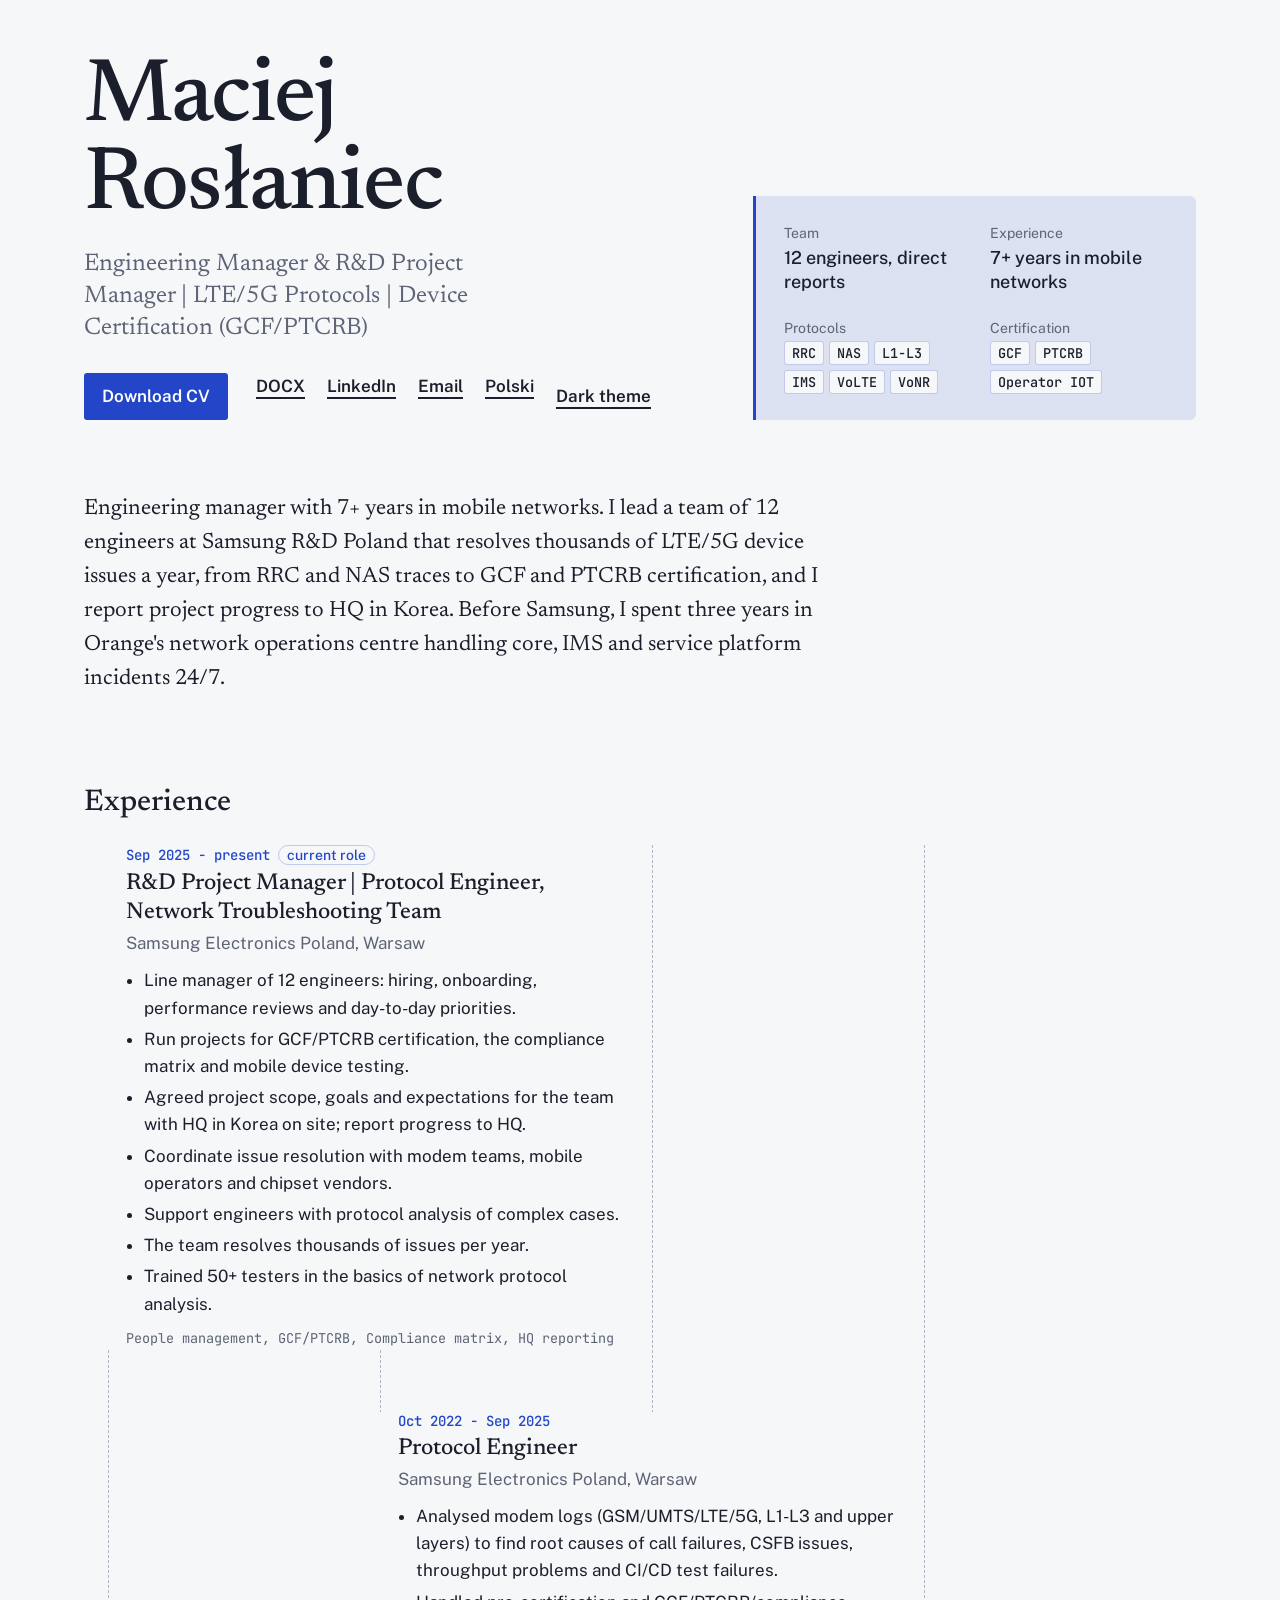
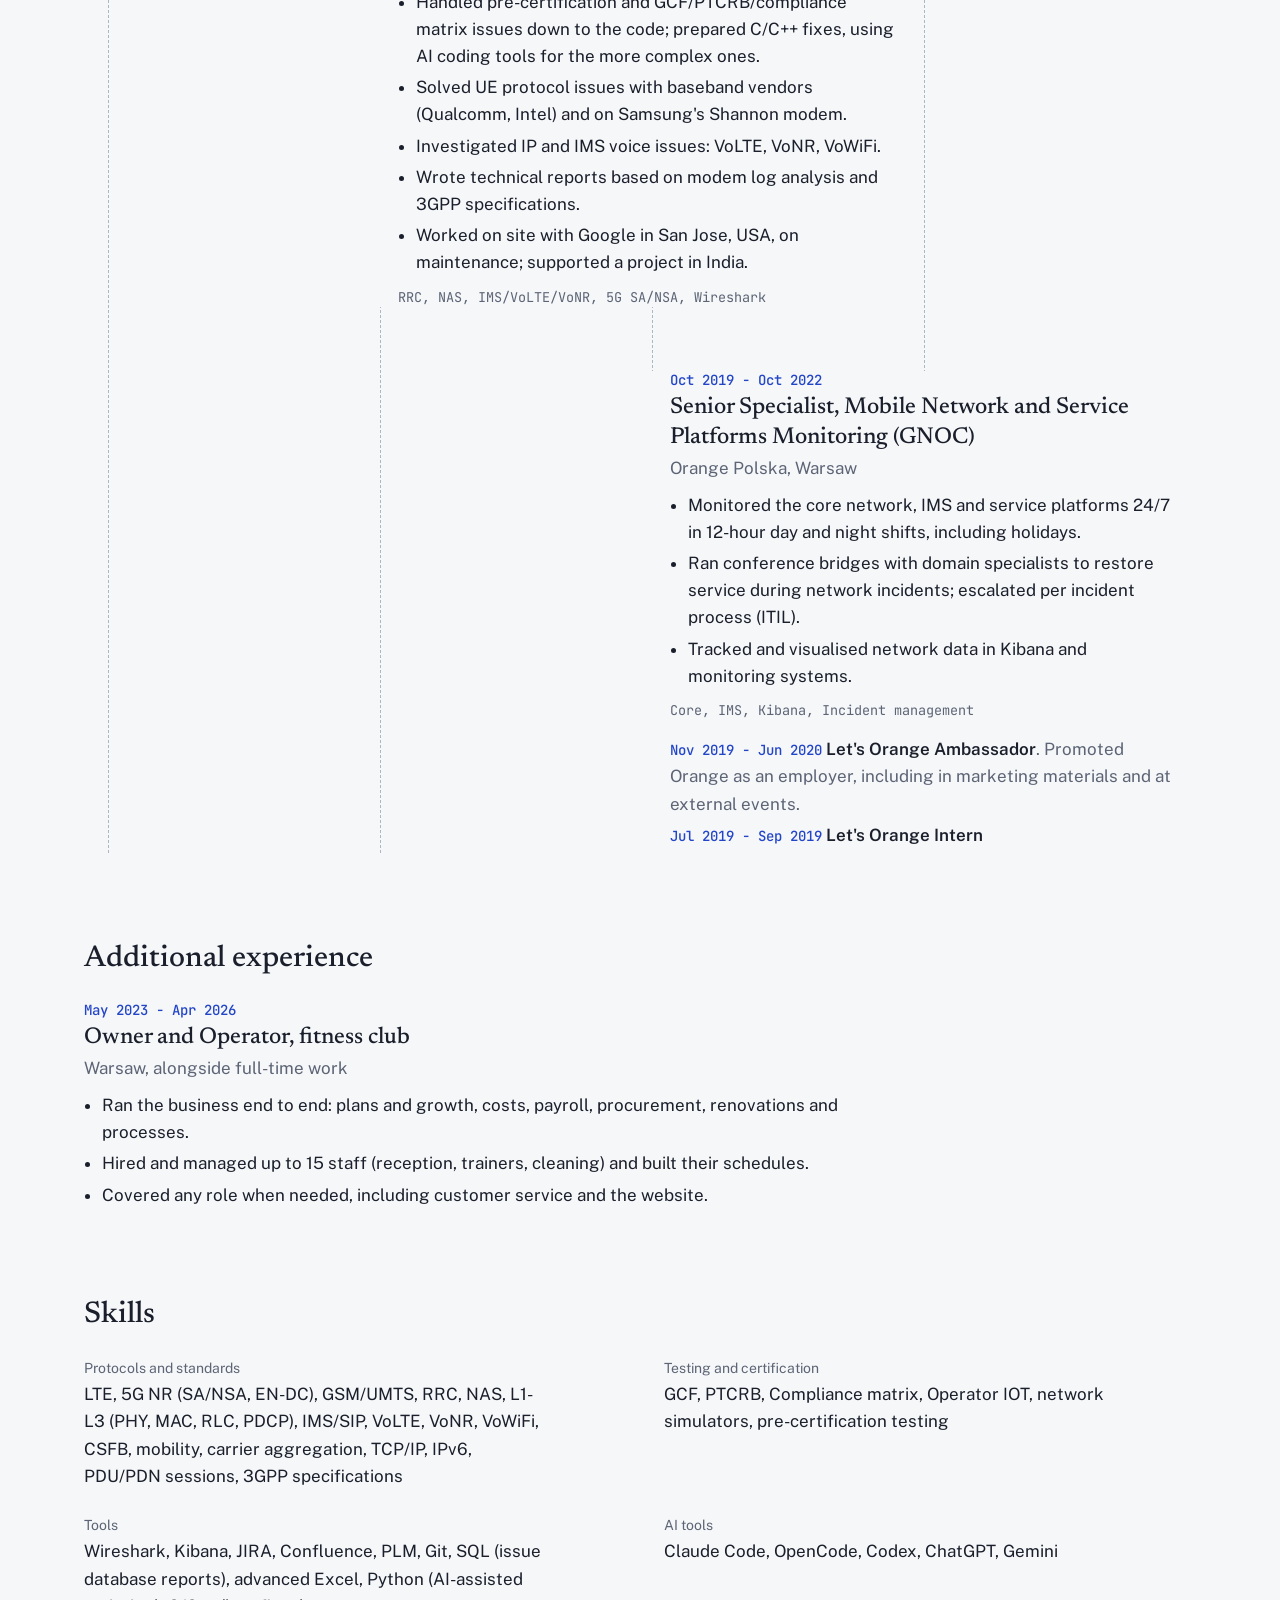
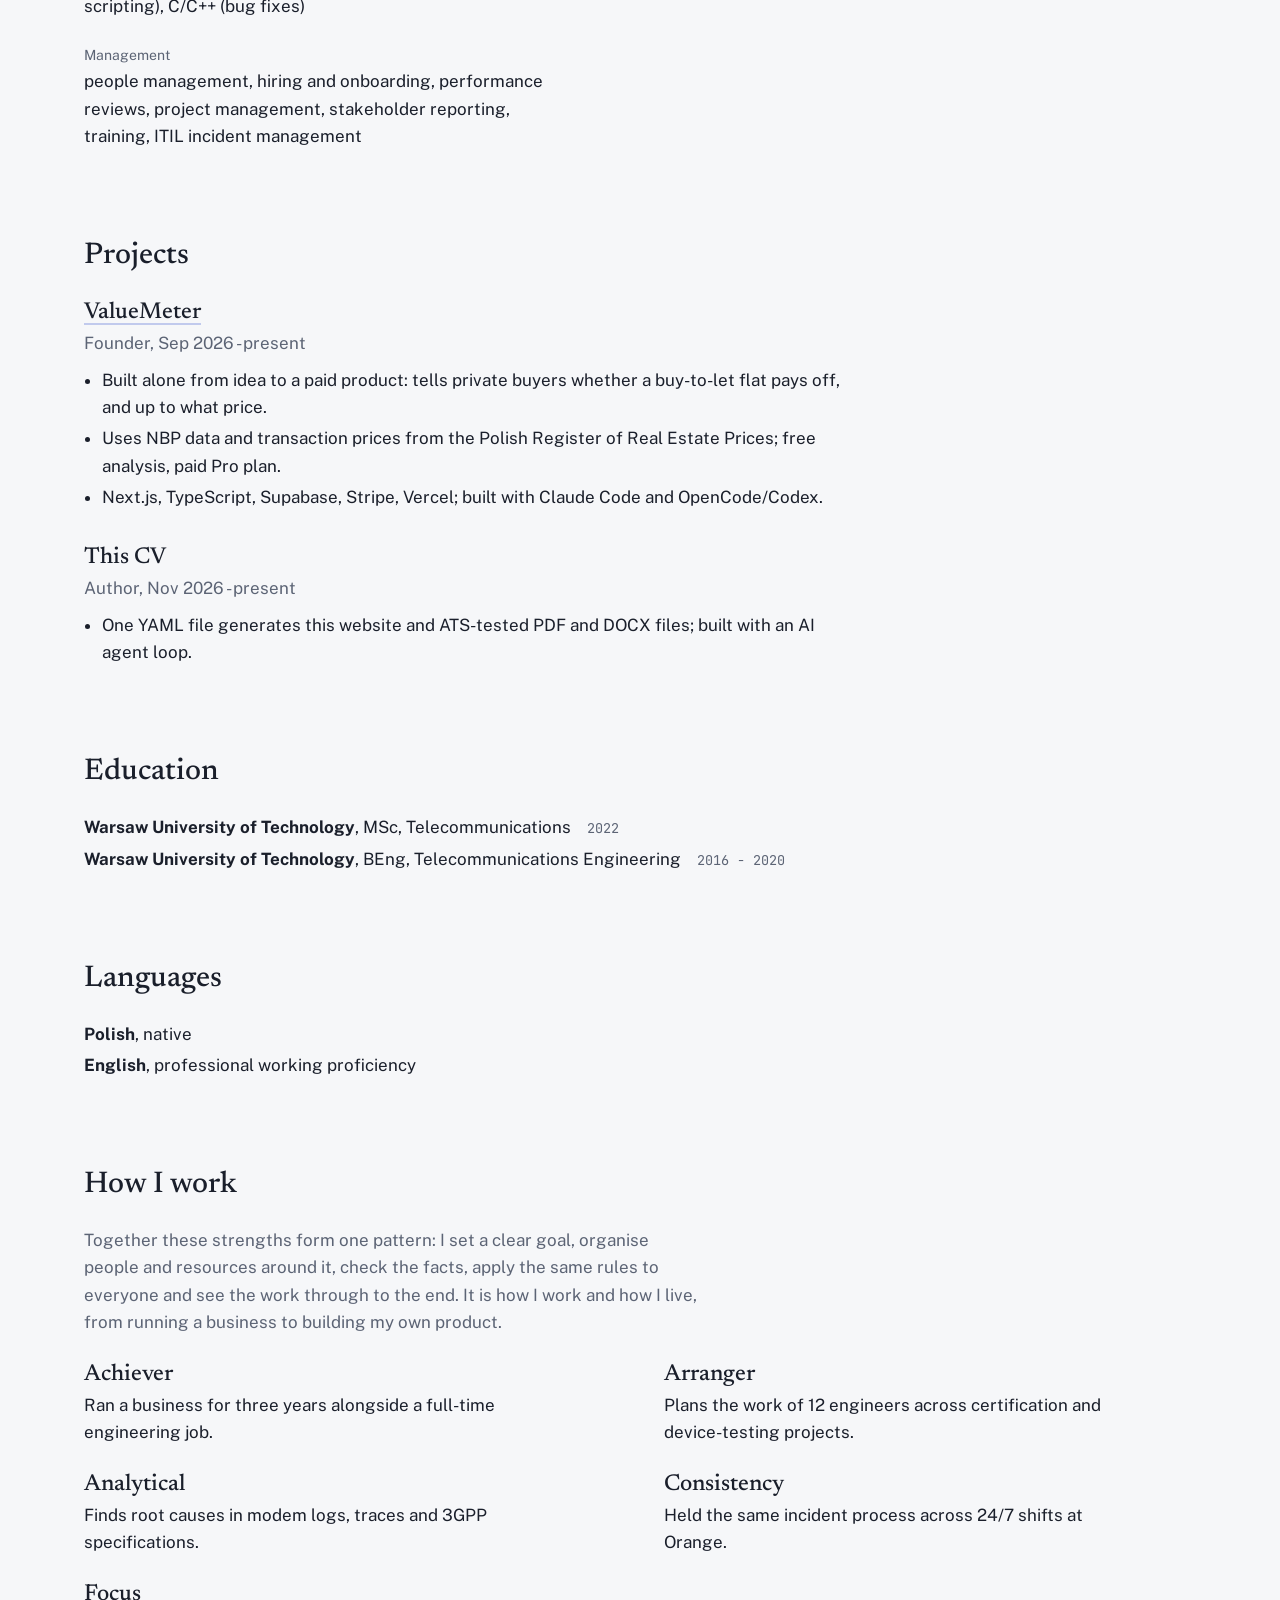
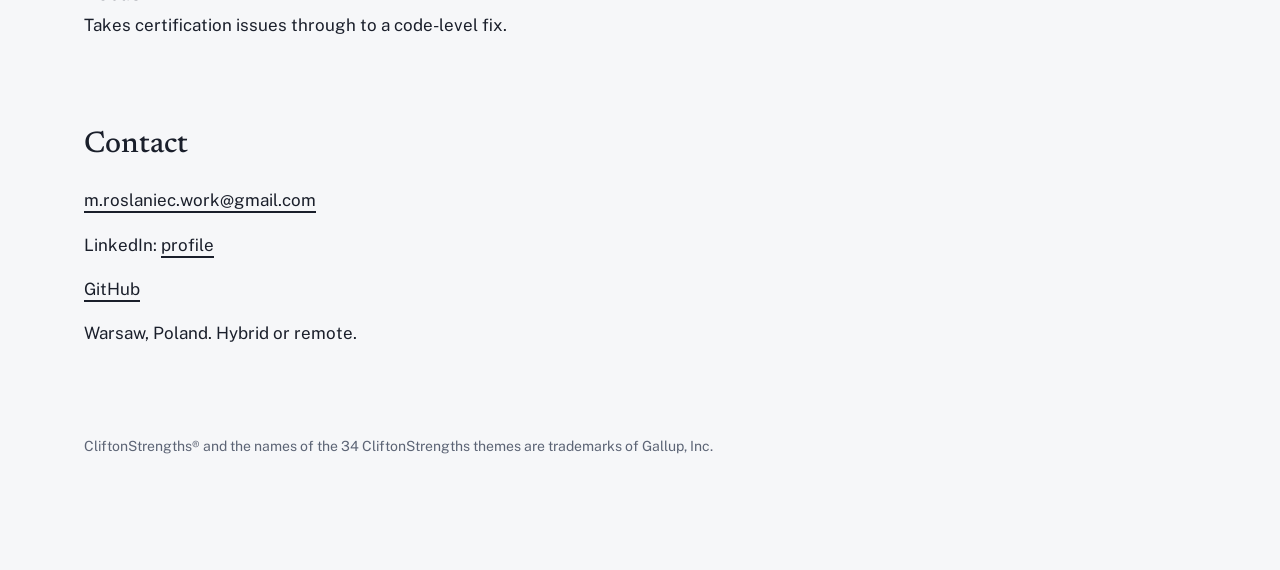
<file: index.html>
<!DOCTYPE html>
<html lang="en">
<head>
<meta charset="utf-8">
<meta name="viewport" content="width=device-width, initial-scale=1">
<meta http-equiv="Content-Security-Policy" content="default-src 'self'; img-src 'self' data:; style-src 'self'; script-src 'self'; object-src 'none'; base-uri 'none'; form-action 'none'">
<meta name="referrer" content="strict-origin-when-cross-origin">
<title>Maciej Rosłaniec - Engineering Manager &amp; R&amp;D Project Manager</title>
<meta name="description" content="Engineering Manager &amp; R&amp;D Project Manager | LTE/5G Protocols | Device Certification (GCF/PTCRB)">
<link rel="canonical" href="https://maciekr107.github.io/">
<link rel="alternate" hreflang="en" href="https://maciekr107.github.io/">
<link rel="alternate" hreflang="pl" href="https://maciekr107.github.io/pl/">
<link rel="alternate" hreflang="x-default" href="https://maciekr107.github.io/">
<link rel="icon" href="/favicon.svg" type="image/svg+xml">
<meta property="og:type" content="profile">
<meta property="og:site_name" content="Maciej Rosłaniec">
<meta property="og:title" content="Maciej Rosłaniec - Engineering Manager &amp; R&amp;D Project Manager">
<meta property="og:description" content="Engineering Manager &amp; R&amp;D Project Manager | LTE/5G Protocols | Device Certification (GCF/PTCRB)">
<meta property="og:url" content="https://maciekr107.github.io/">
<meta property="og:locale" content="en_GB">
<meta property="og:locale:alternate" content="pl_PL">
<meta name="twitter:card" content="summary">
<script type="application/ld+json">{"@context":"https://schema.org","@type":"Person","@id":"https://maciekr107.github.io/#person","name":"Maciej Rosłaniec","url":"https://maciekr107.github.io/","email":"m.roslaniec.work@gmail.com","jobTitle":"R&D Project Manager","description":"Engineering Manager & R&D Project Manager | LTE/5G Protocols | Device Certification (GCF/PTCRB)","worksFor":{"@type":"Organization","name":"Samsung Electronics Poland"},"alumniOf":{"@type":"CollegeOrUniversity","name":"Warsaw University of Technology"},"knowsAbout":["RRC","NAS","L1-L3","IMS","VoLTE","VoNR","GCF","PTCRB","Operator IOT"],"address":{"@type":"PostalAddress","addressLocality":"Warsaw","addressCountry":"PL"},"sameAs":["https://www.linkedin.com/in/maciej-roslaniec/","https://github.com/maciekr107"]}</script>
<link rel="stylesheet" href="/assets/style.css">
<script src="/assets/site.js"></script>
</head>
<body>
<div class="wrap">
  <header>
    <div>
      <h1>Maciej Rosłaniec</h1>
      <p class="role">Engineering Manager &amp; R&amp;D Project Manager | LTE/5G Protocols | Device Certification (GCF/PTCRB)</p>
      <nav class="cta" aria-label="Downloads and contact">
        <a class="primary" href="/cv/Maciej-Roslaniec-CV-EN.pdf">Download CV</a><a href="/cv/Maciej-Roslaniec-CV-EN.docx">DOCX</a><a href="https://www.linkedin.com/in/maciej-roslaniec/" rel="noopener noreferrer">LinkedIn</a><a href="mailto:m.roslaniec.work@gmail.com">Email</a><a href="/pl/" lang="pl">Polski</a><button type="button" class="theme" data-testid="theme-toggle" aria-pressed="false" hidden>Dark theme</button>
      </nav>
      <p class="print-url" data-testid="print-url">PDF version: https://maciekr107.github.io/cv/Maciej-Roslaniec-CV-EN.pdf</p>
    </div>
    <dl class="panel" data-testid="params"><div><dt>Team</dt><dd>12 engineers, direct reports</dd></div><div><dt>Experience</dt><dd>7+ years in mobile networks</dd></div><div><dt>Protocols</dt><dd class="chips"><span>RRC</span><span>NAS</span><span>L1-L3</span><span>IMS</span><span>VoLTE</span><span>VoNR</span></dd></div><div><dt>Certification</dt><dd class="chips"><span>GCF</span><span>PTCRB</span><span>Operator IOT</span></dd></div></dl>
  </header>
  <main>
    <section aria-labelledby="summary"><h2 id="summary" class="sr">Summary</h2><p class="summary">Engineering manager with 7+ years in mobile networks. I lead a team of 12 engineers at Samsung R&amp;D Poland that resolves thousands of LTE/5G device issues a year, from RRC and NAS traces to GCF and PTCRB certification, and I report project progress to HQ in Korea. Before Samsung, I spent three years in Orange&#39;s network operations centre handling core, IMS and service platform incidents 24/7.</p></section>
    <section aria-labelledby="experience"><h2 id="experience">Experience</h2>
      <div class="stairs"><div class="life" aria-hidden="true"><i></i><i></i><i></i><i></i></div>
    <article class="step lane-0" data-testid="role-step">
      <p class="when">Sep 2025 - present<span class="now">current role</span></p>
      <h3>R&amp;D Project Manager | Protocol Engineer, Network Troubleshooting Team</h3>
      <p class="org">Samsung Electronics Poland, Warsaw</p>
      <ul><li>Line manager of 12 engineers: hiring, onboarding, performance reviews and day-to-day priorities.</li><li>Run projects for GCF/PTCRB certification, the compliance matrix and mobile device testing.</li><li>Agreed project scope, goals and expectations for the team with HQ in Korea on site; report progress to HQ.</li><li>Coordinate issue resolution with modem teams, mobile operators and chipset vendors.</li><li>Support engineers with protocol analysis of complex cases.</li><li>The team resolves thousands of issues per year.</li><li>Trained 50+ testers in the basics of network protocol analysis.</li></ul><p class="kw">People management, GCF/PTCRB, Compliance matrix, HQ reporting</p>
    </article>
    <div class="hand hand-0" data-testid="handover"><span class="tag">promotion <b>Sep 2025</b></span><span class="line" data-testid="handover-line" aria-hidden="true"><span class="pkt"></span></span></div>
    <article class="step lane-1" data-testid="role-step">
      <p class="when">Oct 2022 - Sep 2025</p>
      <h3>Protocol Engineer</h3>
      <p class="org">Samsung Electronics Poland, Warsaw</p>
      <ul><li>Analysed modem logs (GSM/UMTS/LTE/5G, L1-L3 and upper layers) to find root causes of call failures, CSFB issues, throughput problems and CI/CD test failures.</li><li>Handled pre-certification and GCF/PTCRB/compliance matrix issues down to the code; prepared C/C++ fixes, using AI coding tools for the more complex ones.</li><li>Solved UE protocol issues with baseband vendors (Qualcomm, Intel) and on Samsung&#39;s Shannon modem.</li><li>Investigated IP and IMS voice issues: VoLTE, VoNR, VoWiFi.</li><li>Wrote technical reports based on modem log analysis and 3GPP specifications.</li><li>Worked on site with Google in San Jose, USA, on maintenance; supported a project in India.</li></ul><p class="kw">RRC, NAS, IMS/VoLTE/VoNR, 5G SA/NSA, Wireshark</p>
    </article>
    <div class="hand hand-1" data-testid="handover"><span class="tag">handover <b>Oct 2022</b></span><span class="line" data-testid="handover-line" aria-hidden="true"><span class="pkt"></span></span></div>
    <article class="step lane-2" data-testid="role-step">
      <p class="when">Oct 2019 - Oct 2022</p>
      <h3>Senior Specialist, Mobile Network and Service Platforms Monitoring (GNOC)</h3>
      <p class="org">Orange Polska, Warsaw</p>
      <ul><li>Monitored the core network, IMS and service platforms 24/7 in 12-hour day and night shifts, including holidays.</li><li>Ran conference bridges with domain specialists to restore service during network incidents; escalated per incident process (ITIL).</li><li>Tracked and visualised network data in Kibana and monitoring systems.</li></ul><p class="kw">Core, IMS, Kibana, Incident management</p><ul class="minor"><li><span class="when">Nov 2019 - Jun 2020</span> <strong>Let&#39;s Orange Ambassador</strong>. Promoted Orange as an employer, including in marketing materials and at external events.</li><li><span class="when">Jul 2019 - Sep 2019</span> <strong>Let&#39;s Orange Intern</strong></li></ul>
    </article></div>
    </section>
    <section aria-labelledby="additional"><h2 id="additional">Additional experience</h2>
    <article class="item">
      <p class="when">May 2023 - Apr 2026</p>
      <h3>Owner and Operator, fitness club</h3>
      <p class="org">Warsaw, alongside full-time work</p>
      <ul><li>Ran the business end to end: plans and growth, costs, payroll, procurement, renovations and processes.</li><li>Hired and managed up to 15 staff (reception, trainers, cleaning) and built their schedules.</li><li>Covered any role when needed, including customer service and the website.</li></ul>
    </article></section>
    <section aria-labelledby="skills"><h2 id="skills">Skills</h2><dl class="skills"><div><dt>Protocols and standards</dt><dd><span>LTE</span><span>5G NR (SA/NSA, EN-DC)</span><span>GSM/UMTS</span><span>RRC</span><span>NAS</span><span>L1-L3 (PHY, MAC, RLC, PDCP)</span><span>IMS/SIP</span><span>VoLTE</span><span>VoNR</span><span>VoWiFi</span><span>CSFB</span><span>mobility</span><span>carrier aggregation</span><span>TCP/IP</span><span>IPv6</span><span>PDU/PDN sessions</span><span>3GPP specifications</span></dd></div><div><dt>Testing and certification</dt><dd><span>GCF</span><span>PTCRB</span><span>Compliance matrix</span><span>Operator IOT</span><span>network simulators</span><span>pre-certification testing</span></dd></div><div><dt>Tools</dt><dd><span>Wireshark</span><span>Kibana</span><span>JIRA</span><span>Confluence</span><span>PLM</span><span>Git</span><span>SQL (issue database reports)</span><span>advanced Excel</span><span>Python (AI-assisted scripting)</span><span>C/C++ (bug fixes)</span></dd></div><div><dt>AI tools</dt><dd><span>Claude Code</span><span>OpenCode</span><span>Codex</span><span>ChatGPT</span><span>Gemini</span></dd></div><div><dt>Management</dt><dd><span>people management</span><span>hiring and onboarding</span><span>performance reviews</span><span>project management</span><span>stakeholder reporting</span><span>training</span><span>ITIL incident management</span></dd></div></dl></section>
    <section aria-labelledby="projects"><h2 id="projects">Projects</h2>
    <article class="item">
      <h3><a href="https://www.valuemeter.pl" rel="noopener noreferrer">ValueMeter</a></h3>
      <p class="org">Founder, Sep 2026 - present</p>
      <ul><li>Built alone from idea to a paid product: tells private buyers whether a buy-to-let flat pays off, and up to what price.</li><li>Uses NBP data and transaction prices from the Polish Register of Real Estate Prices; free analysis, paid Pro plan.</li><li>Next.js, TypeScript, Supabase, Stripe, Vercel; built with Claude Code and OpenCode/Codex.</li></ul>
    </article>
    <article class="item">
      <h3>This CV</h3>
      <p class="org">Author, Nov 2026 - present</p>
      <ul><li>One YAML file generates this website and ATS-tested PDF and DOCX files; built with an AI agent loop.</li></ul>
    </article></section>
    <section aria-labelledby="education"><h2 id="education">Education</h2><ul class="plain"><li><strong>Warsaw University of Technology</strong>, MSc, Telecommunications<span class="mono">2022</span></li><li><strong>Warsaw University of Technology</strong>, BEng, Telecommunications Engineering<span class="mono">2016 - 2020</span></li></ul></section>
    <section aria-labelledby="languages"><h2 id="languages">Languages</h2><ul class="plain"><li><strong>Polish</strong>, native</li><li><strong>English</strong>, professional working proficiency</li></ul></section>
    <section aria-labelledby="strengths"><h2 id="strengths">How I work</h2>
      <p class="lead">Together these strengths form one pattern: I set a clear goal, organise people and resources around it, check the facts, apply the same rules to everyone and see the work through to the end. It is how I work and how I live, from running a business to building my own product.</p>
      <dl class="strengths"><div><dt>Achiever</dt><dd>Ran a business for three years alongside a full-time engineering job.</dd></div><div><dt>Arranger</dt><dd>Plans the work of 12 engineers across certification and device-testing projects.</dd></div><div><dt>Analytical</dt><dd>Finds root causes in modem logs, traces and 3GPP specifications.</dd></div><div><dt>Consistency</dt><dd>Held the same incident process across 24/7 shifts at Orange.</dd></div><div><dt>Focus</dt><dd>Takes certification issues through to a code-level fix.</dd></div></dl>
    </section>
    <section aria-labelledby="contact"><h2 id="contact">Contact</h2>
      <p><a href="mailto:m.roslaniec.work@gmail.com">m.roslaniec.work@gmail.com</a></p>
      <p>LinkedIn: <a href="https://www.linkedin.com/in/maciej-roslaniec/" rel="noopener noreferrer">profile</a></p>
      <p><a href="https://github.com/maciekr107" rel="noopener noreferrer">GitHub</a></p>
      <p>Warsaw, Poland. Hybrid or remote.</p>
    </section>
  </main>
  <footer><p class="note">CliftonStrengths® and the names of the 34 CliftonStrengths themes are trademarks of Gallup, Inc.</p></footer>
</div>
</body>
</html>
</file>
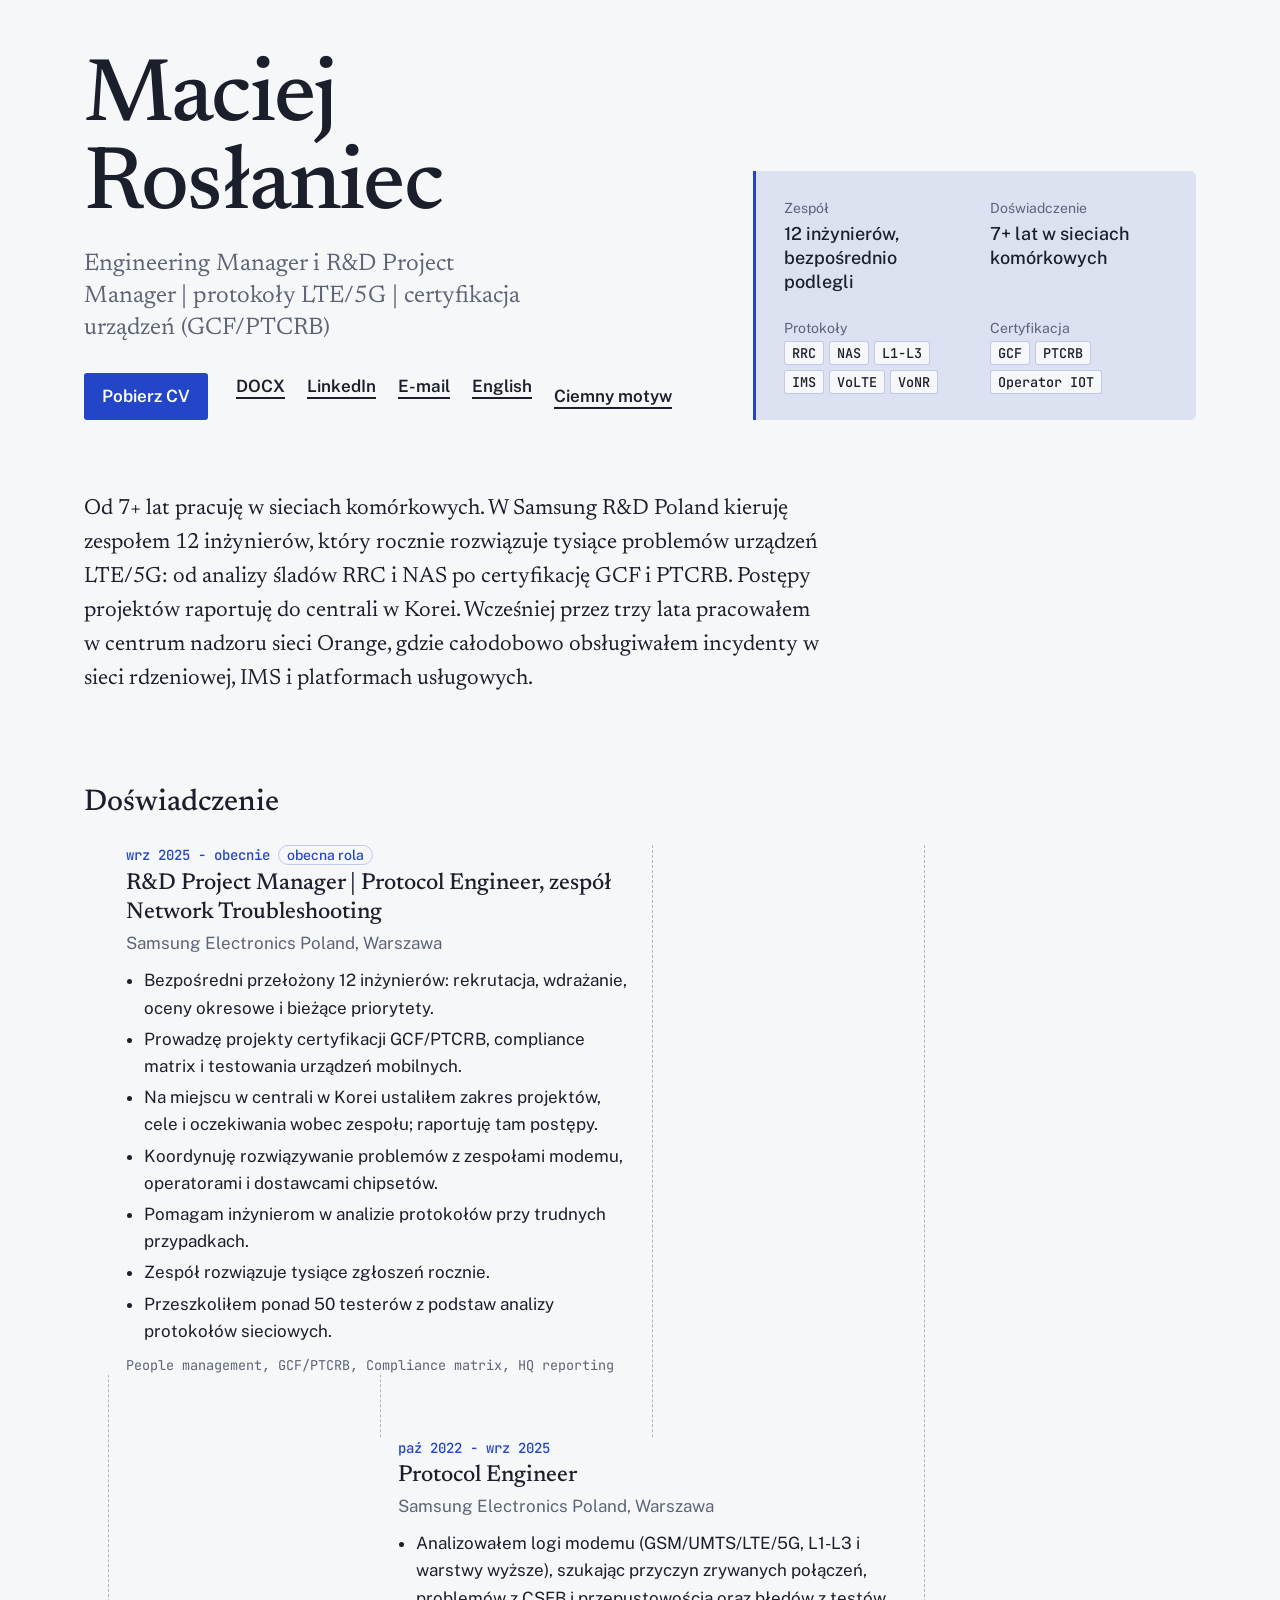
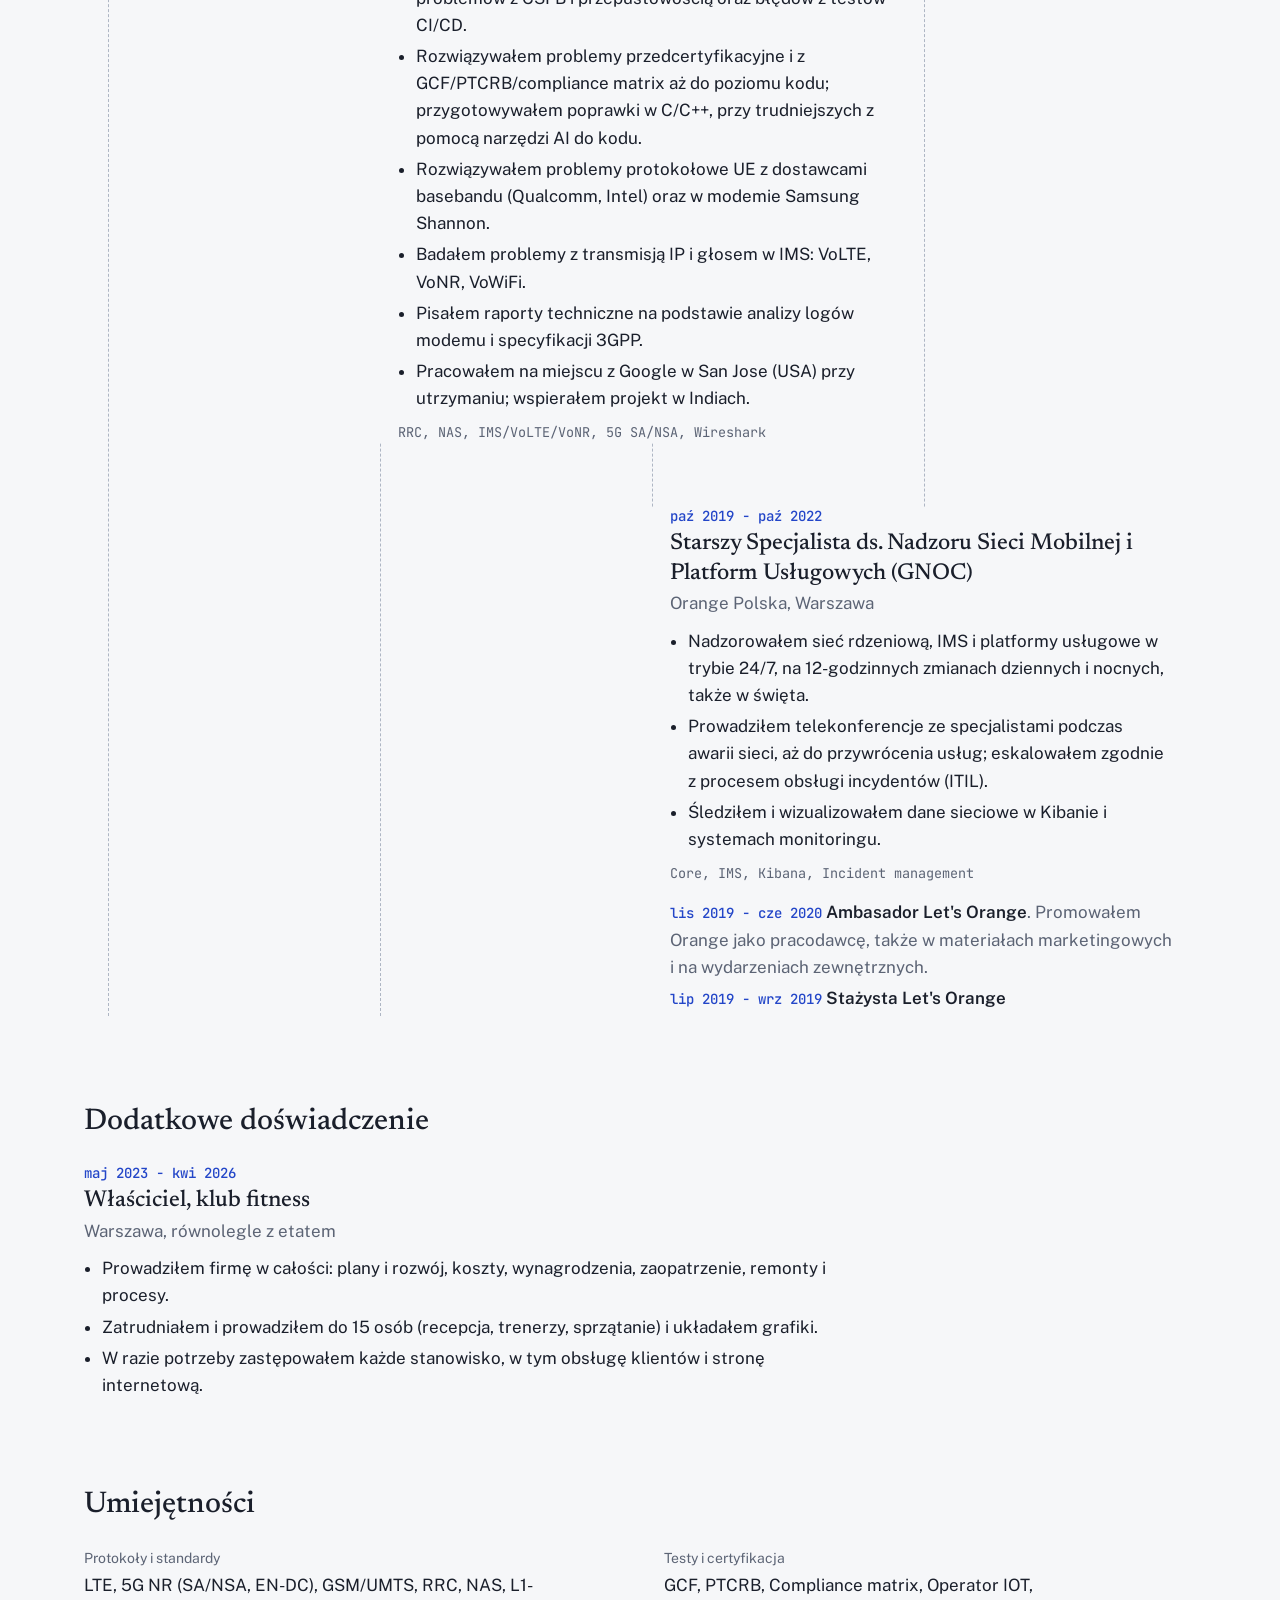
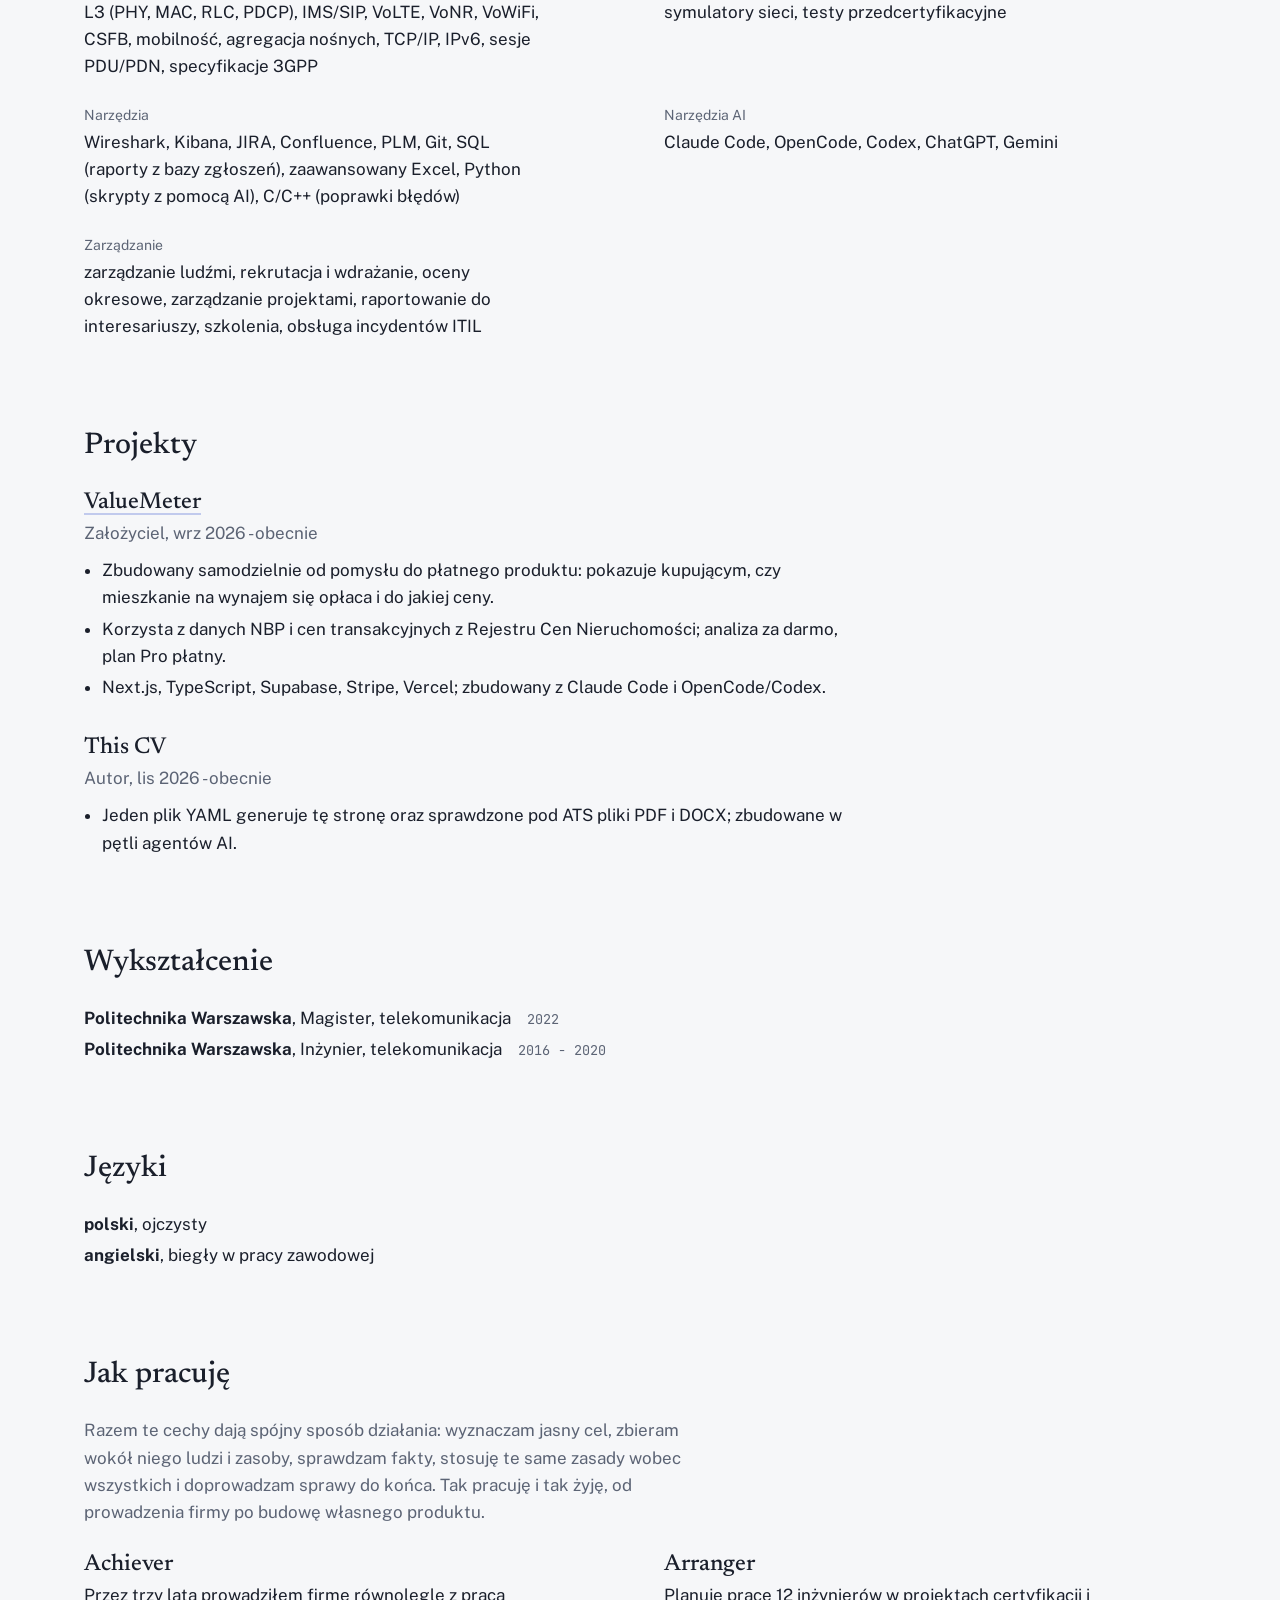
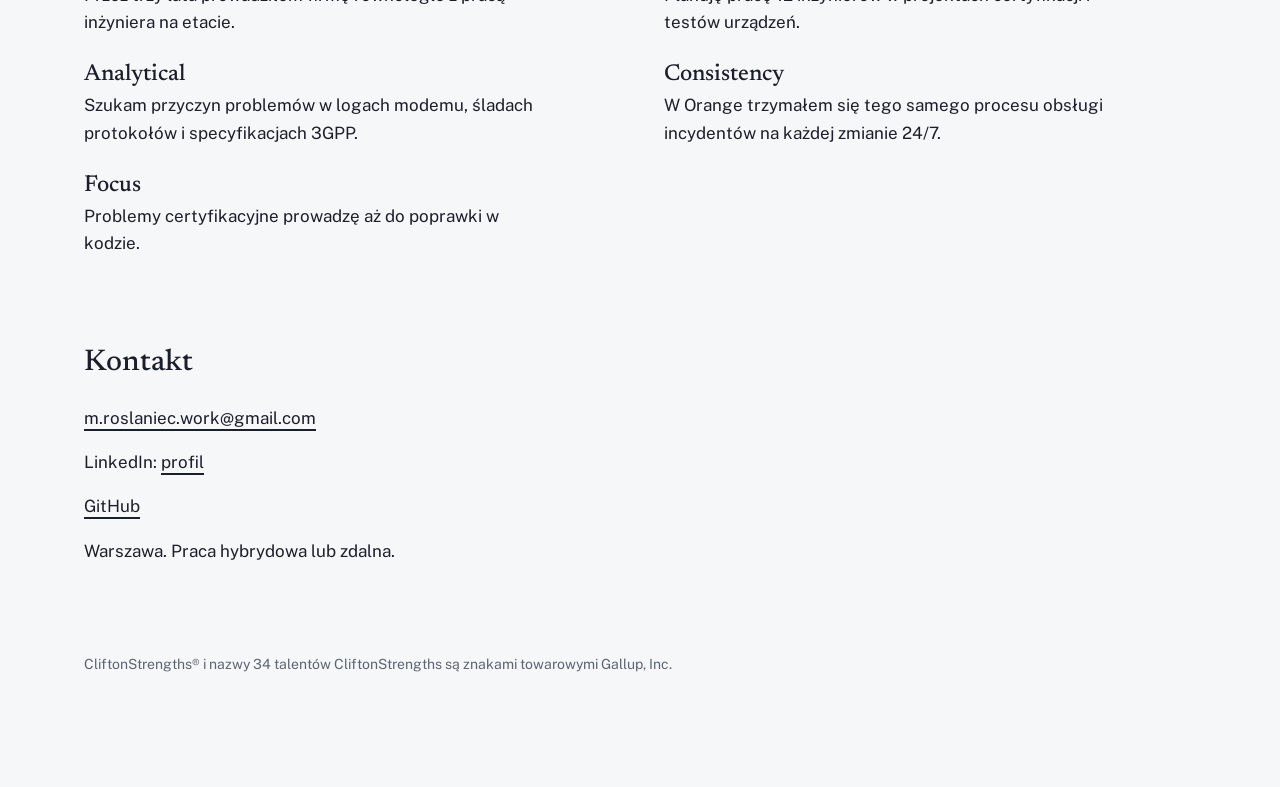
<file: pl/index.html>
<!DOCTYPE html>
<html lang="pl">
<head>
<meta charset="utf-8">
<meta name="viewport" content="width=device-width, initial-scale=1">
<meta http-equiv="Content-Security-Policy" content="default-src 'self'; img-src 'self' data:; style-src 'self'; script-src 'self'; object-src 'none'; base-uri 'none'; form-action 'none'">
<meta name="referrer" content="strict-origin-when-cross-origin">
<title>Maciej Rosłaniec - Engineering Manager i R&amp;D Project Manager</title>
<meta name="description" content="Engineering Manager i R&amp;D Project Manager | protokoły LTE/5G | certyfikacja urządzeń (GCF/PTCRB)">
<link rel="canonical" href="https://maciekr107.github.io/pl/">
<link rel="alternate" hreflang="en" href="https://maciekr107.github.io/">
<link rel="alternate" hreflang="pl" href="https://maciekr107.github.io/pl/">
<link rel="alternate" hreflang="x-default" href="https://maciekr107.github.io/">
<link rel="icon" href="/favicon.svg" type="image/svg+xml">
<meta property="og:type" content="profile">
<meta property="og:site_name" content="Maciej Rosłaniec">
<meta property="og:title" content="Maciej Rosłaniec - Engineering Manager i R&amp;D Project Manager">
<meta property="og:description" content="Engineering Manager i R&amp;D Project Manager | protokoły LTE/5G | certyfikacja urządzeń (GCF/PTCRB)">
<meta property="og:url" content="https://maciekr107.github.io/pl/">
<meta property="og:locale" content="pl_PL">
<meta property="og:locale:alternate" content="en_GB">
<meta name="twitter:card" content="summary">
<script type="application/ld+json">{"@context":"https://schema.org","@type":"Person","@id":"https://maciekr107.github.io/#person","name":"Maciej Rosłaniec","url":"https://maciekr107.github.io/pl/","email":"m.roslaniec.work@gmail.com","jobTitle":"R&D Project Manager","description":"Engineering Manager i R&D Project Manager | protokoły LTE/5G | certyfikacja urządzeń (GCF/PTCRB)","worksFor":{"@type":"Organization","name":"Samsung Electronics Poland"},"alumniOf":{"@type":"CollegeOrUniversity","name":"Politechnika Warszawska"},"knowsAbout":["RRC","NAS","L1-L3","IMS","VoLTE","VoNR","GCF","PTCRB","Operator IOT"],"address":{"@type":"PostalAddress","addressLocality":"Warszawa","addressCountry":"PL"},"sameAs":["https://www.linkedin.com/in/maciej-roslaniec/","https://github.com/maciekr107"]}</script>
<link rel="stylesheet" href="/assets/style.css">
<script src="/assets/site.js"></script>
</head>
<body>
<div class="wrap">
  <header>
    <div>
      <h1>Maciej Rosłaniec</h1>
      <p class="role">Engineering Manager i R&amp;D Project Manager | protokoły LTE/5G | certyfikacja urządzeń (GCF/PTCRB)</p>
      <nav class="cta" aria-label="Pobieranie i kontakt">
        <a class="primary" href="/cv/Maciej-Roslaniec-CV-PL.pdf">Pobierz CV</a><a href="/cv/Maciej-Roslaniec-CV-PL.docx">DOCX</a><a href="https://www.linkedin.com/in/maciej-roslaniec/" rel="noopener noreferrer">LinkedIn</a><a href="mailto:m.roslaniec.work@gmail.com">E-mail</a><a href="/" lang="en">English</a><button type="button" class="theme" data-testid="theme-toggle" aria-pressed="false" hidden>Ciemny motyw</button>
      </nav>
      <p class="print-url" data-testid="print-url">Wersja PDF: https://maciekr107.github.io/cv/Maciej-Roslaniec-CV-PL.pdf</p>
    </div>
    <dl class="panel" data-testid="params"><div><dt>Zespół</dt><dd>12 inżynierów, bezpośrednio podlegli</dd></div><div><dt>Doświadczenie</dt><dd>7+ lat w sieciach komórkowych</dd></div><div><dt>Protokoły</dt><dd class="chips"><span>RRC</span><span>NAS</span><span>L1-L3</span><span>IMS</span><span>VoLTE</span><span>VoNR</span></dd></div><div><dt>Certyfikacja</dt><dd class="chips"><span>GCF</span><span>PTCRB</span><span>Operator IOT</span></dd></div></dl>
  </header>
  <main>
    <section aria-labelledby="summary"><h2 id="summary" class="sr">Podsumowanie</h2><p class="summary">Od 7+ lat pracuję w sieciach komórkowych. W Samsung R&amp;D Poland kieruję zespołem 12 inżynierów, który rocznie rozwiązuje tysiące problemów urządzeń LTE/5G: od analizy śladów RRC i NAS po certyfikację GCF i PTCRB. Postępy projektów raportuję do centrali w Korei. Wcześniej przez trzy lata pracowałem w centrum nadzoru sieci Orange, gdzie całodobowo obsługiwałem incydenty w sieci rdzeniowej, IMS i platformach usługowych.</p></section>
    <section aria-labelledby="experience"><h2 id="experience">Doświadczenie</h2>
      <div class="stairs"><div class="life" aria-hidden="true"><i></i><i></i><i></i><i></i></div>
    <article class="step lane-0" data-testid="role-step">
      <p class="when">wrz 2025 - obecnie<span class="now">obecna rola</span></p>
      <h3>R&amp;D Project Manager | Protocol Engineer, zespół Network Troubleshooting</h3>
      <p class="org">Samsung Electronics Poland, Warszawa</p>
      <ul><li>Bezpośredni przełożony 12 inżynierów: rekrutacja, wdrażanie, oceny okresowe i bieżące priorytety.</li><li>Prowadzę projekty certyfikacji GCF/PTCRB, compliance matrix i testowania urządzeń mobilnych.</li><li>Na miejscu w centrali w Korei ustaliłem zakres projektów, cele i oczekiwania wobec zespołu; raportuję tam postępy.</li><li>Koordynuję rozwiązywanie problemów z zespołami modemu, operatorami i dostawcami chipsetów.</li><li>Pomagam inżynierom w analizie protokołów przy trudnych przypadkach.</li><li>Zespół rozwiązuje tysiące zgłoszeń rocznie.</li><li>Przeszkoliłem ponad 50 testerów z podstaw analizy protokołów sieciowych.</li></ul><p class="kw">People management, GCF/PTCRB, Compliance matrix, HQ reporting</p>
    </article>
    <div class="hand hand-0" data-testid="handover"><span class="tag">awans <b>wrz 2025</b></span><span class="line" data-testid="handover-line" aria-hidden="true"><span class="pkt"></span></span></div>
    <article class="step lane-1" data-testid="role-step">
      <p class="when">paź 2022 - wrz 2025</p>
      <h3>Protocol Engineer</h3>
      <p class="org">Samsung Electronics Poland, Warszawa</p>
      <ul><li>Analizowałem logi modemu (GSM/UMTS/LTE/5G, L1-L3 i warstwy wyższe), szukając przyczyn zrywanych połączeń, problemów z CSFB i przepustowością oraz błędów z testów CI/CD.</li><li>Rozwiązywałem problemy przedcertyfikacyjne i z GCF/PTCRB/compliance matrix aż do poziomu kodu; przygotowywałem poprawki w C/C++, przy trudniejszych z pomocą narzędzi AI do kodu.</li><li>Rozwiązywałem problemy protokołowe UE z dostawcami basebandu (Qualcomm, Intel) oraz w modemie Samsung Shannon.</li><li>Badałem problemy z transmisją IP i głosem w IMS: VoLTE, VoNR, VoWiFi.</li><li>Pisałem raporty techniczne na podstawie analizy logów modemu i specyfikacji 3GPP.</li><li>Pracowałem na miejscu z Google w San Jose (USA) przy utrzymaniu; wspierałem projekt w Indiach.</li></ul><p class="kw">RRC, NAS, IMS/VoLTE/VoNR, 5G SA/NSA, Wireshark</p>
    </article>
    <div class="hand hand-1" data-testid="handover"><span class="tag">przejście <b>paź 2022</b></span><span class="line" data-testid="handover-line" aria-hidden="true"><span class="pkt"></span></span></div>
    <article class="step lane-2" data-testid="role-step">
      <p class="when">paź 2019 - paź 2022</p>
      <h3>Starszy Specjalista ds. Nadzoru Sieci Mobilnej i Platform Usługowych (GNOC)</h3>
      <p class="org">Orange Polska, Warszawa</p>
      <ul><li>Nadzorowałem sieć rdzeniową, IMS i platformy usługowe w trybie 24/7, na 12-godzinnych zmianach dziennych i nocnych, także w święta.</li><li>Prowadziłem telekonferencje ze specjalistami podczas awarii sieci, aż do przywrócenia usług; eskalowałem zgodnie z procesem obsługi incydentów (ITIL).</li><li>Śledziłem i wizualizowałem dane sieciowe w Kibanie i systemach monitoringu.</li></ul><p class="kw">Core, IMS, Kibana, Incident management</p><ul class="minor"><li><span class="when">lis 2019 - cze 2020</span> <strong>Ambasador Let&#39;s Orange</strong>. Promowałem Orange jako pracodawcę, także w materiałach marketingowych i na wydarzeniach zewnętrznych.</li><li><span class="when">lip 2019 - wrz 2019</span> <strong>Stażysta Let&#39;s Orange</strong></li></ul>
    </article></div>
    </section>
    <section aria-labelledby="additional"><h2 id="additional">Dodatkowe doświadczenie</h2>
    <article class="item">
      <p class="when">maj 2023 - kwi 2026</p>
      <h3>Właściciel, klub fitness</h3>
      <p class="org">Warszawa, równolegle z etatem</p>
      <ul><li>Prowadziłem firmę w całości: plany i rozwój, koszty, wynagrodzenia, zaopatrzenie, remonty i procesy.</li><li>Zatrudniałem i prowadziłem do 15 osób (recepcja, trenerzy, sprzątanie) i układałem grafiki.</li><li>W razie potrzeby zastępowałem każde stanowisko, w tym obsługę klientów i stronę internetową.</li></ul>
    </article></section>
    <section aria-labelledby="skills"><h2 id="skills">Umiejętności</h2><dl class="skills"><div><dt>Protokoły i standardy</dt><dd><span>LTE</span><span>5G NR (SA/NSA, EN-DC)</span><span>GSM/UMTS</span><span>RRC</span><span>NAS</span><span>L1-L3 (PHY, MAC, RLC, PDCP)</span><span>IMS/SIP</span><span>VoLTE</span><span>VoNR</span><span>VoWiFi</span><span>CSFB</span><span>mobilność</span><span>agregacja nośnych</span><span>TCP/IP</span><span>IPv6</span><span>sesje PDU/PDN</span><span>specyfikacje 3GPP</span></dd></div><div><dt>Testy i certyfikacja</dt><dd><span>GCF</span><span>PTCRB</span><span>Compliance matrix</span><span>Operator IOT</span><span>symulatory sieci</span><span>testy przedcertyfikacyjne</span></dd></div><div><dt>Narzędzia</dt><dd><span>Wireshark</span><span>Kibana</span><span>JIRA</span><span>Confluence</span><span>PLM</span><span>Git</span><span>SQL (raporty z bazy zgłoszeń)</span><span>zaawansowany Excel</span><span>Python (skrypty z pomocą AI)</span><span>C/C++ (poprawki błędów)</span></dd></div><div><dt>Narzędzia AI</dt><dd><span>Claude Code</span><span>OpenCode</span><span>Codex</span><span>ChatGPT</span><span>Gemini</span></dd></div><div><dt>Zarządzanie</dt><dd><span>zarządzanie ludźmi</span><span>rekrutacja i wdrażanie</span><span>oceny okresowe</span><span>zarządzanie projektami</span><span>raportowanie do interesariuszy</span><span>szkolenia</span><span>obsługa incydentów ITIL</span></dd></div></dl></section>
    <section aria-labelledby="projects"><h2 id="projects">Projekty</h2>
    <article class="item">
      <h3><a href="https://www.valuemeter.pl" rel="noopener noreferrer">ValueMeter</a></h3>
      <p class="org">Założyciel, wrz 2026 - obecnie</p>
      <ul><li>Zbudowany samodzielnie od pomysłu do płatnego produktu: pokazuje kupującym, czy mieszkanie na wynajem się opłaca i do jakiej ceny.</li><li>Korzysta z danych NBP i cen transakcyjnych z Rejestru Cen Nieruchomości; analiza za darmo, plan Pro płatny.</li><li>Next.js, TypeScript, Supabase, Stripe, Vercel; zbudowany z Claude Code i OpenCode/Codex.</li></ul>
    </article>
    <article class="item">
      <h3>This CV</h3>
      <p class="org">Autor, lis 2026 - obecnie</p>
      <ul><li>Jeden plik YAML generuje tę stronę oraz sprawdzone pod ATS pliki PDF i DOCX; zbudowane w pętli agentów AI.</li></ul>
    </article></section>
    <section aria-labelledby="education"><h2 id="education">Wykształcenie</h2><ul class="plain"><li><strong>Politechnika Warszawska</strong>, Magister, telekomunikacja<span class="mono">2022</span></li><li><strong>Politechnika Warszawska</strong>, Inżynier, telekomunikacja<span class="mono">2016 - 2020</span></li></ul></section>
    <section aria-labelledby="languages"><h2 id="languages">Języki</h2><ul class="plain"><li><strong>polski</strong>, ojczysty</li><li><strong>angielski</strong>, biegły w pracy zawodowej</li></ul></section>
    <section aria-labelledby="strengths"><h2 id="strengths">Jak pracuję</h2>
      <p class="lead">Razem te cechy dają spójny sposób działania: wyznaczam jasny cel, zbieram wokół niego ludzi i zasoby, sprawdzam fakty, stosuję te same zasady wobec wszystkich i doprowadzam sprawy do końca. Tak pracuję i tak żyję, od prowadzenia firmy po budowę własnego produktu.</p>
      <dl class="strengths"><div><dt>Achiever</dt><dd>Przez trzy lata prowadziłem firmę równolegle z pracą inżyniera na etacie.</dd></div><div><dt>Arranger</dt><dd>Planuję pracę 12 inżynierów w projektach certyfikacji i testów urządzeń.</dd></div><div><dt>Analytical</dt><dd>Szukam przyczyn problemów w logach modemu, śladach protokołów i specyfikacjach 3GPP.</dd></div><div><dt>Consistency</dt><dd>W Orange trzymałem się tego samego procesu obsługi incydentów na każdej zmianie 24/7.</dd></div><div><dt>Focus</dt><dd>Problemy certyfikacyjne prowadzę aż do poprawki w kodzie.</dd></div></dl>
    </section>
    <section aria-labelledby="contact"><h2 id="contact">Kontakt</h2>
      <p><a href="mailto:m.roslaniec.work@gmail.com">m.roslaniec.work@gmail.com</a></p>
      <p>LinkedIn: <a href="https://www.linkedin.com/in/maciej-roslaniec/" rel="noopener noreferrer">profil</a></p>
      <p><a href="https://github.com/maciekr107" rel="noopener noreferrer">GitHub</a></p>
      <p>Warszawa. Praca hybrydowa lub zdalna.</p>
    </section>
  </main>
  <footer><p class="note">CliftonStrengths® i nazwy 34 talentów CliftonStrengths są znakami towarowymi Gallup, Inc.</p></footer>
</div>
</body>
</html>
</file>
<file: assets/style.css>
@font-face{font-family:"Newsreader";font-style:normal;font-display:swap;font-weight:200 800;src:url(/fonts/newsreader-latin-ext.woff2) format("woff2");unicode-range:U+0100-02BA,U+02BD-02C5,U+02C7-02CC,U+02CE-02D7,U+02DD-02FF,U+0304,U+0308,U+0329,U+1D00-1DBF,U+1E00-1E9F,U+1EF2-1EFF,U+2020,U+20A0-20AB,U+20AD-20C0,U+2113,U+2C60-2C7F,U+A720-A7FF}
@font-face{font-family:"Newsreader";font-style:normal;font-display:swap;font-weight:200 800;src:url(/fonts/newsreader-latin.woff2) format("woff2");unicode-range:U+0000-00FF,U+0131,U+0152-0153,U+02BB-02BC,U+02C6,U+02DA,U+02DC,U+0304,U+0308,U+0329,U+2000-206F,U+20AC,U+2122,U+2191,U+2193,U+2212,U+2215,U+FEFF,U+FFFD}
@font-face{font-family:"Public Sans";font-style:normal;font-display:swap;font-weight:100 900;src:url(/fonts/public-sans-latin-ext.woff2) format("woff2");unicode-range:U+0100-02BA,U+02BD-02C5,U+02C7-02CC,U+02CE-02D7,U+02DD-02FF,U+0304,U+0308,U+0329,U+1D00-1DBF,U+1E00-1E9F,U+1EF2-1EFF,U+2020,U+20A0-20AB,U+20AD-20C0,U+2113,U+2C60-2C7F,U+A720-A7FF}
@font-face{font-family:"Public Sans";font-style:normal;font-display:swap;font-weight:100 900;src:url(/fonts/public-sans-latin.woff2) format("woff2");unicode-range:U+0000-00FF,U+0131,U+0152-0153,U+02BB-02BC,U+02C6,U+02DA,U+02DC,U+0304,U+0308,U+0329,U+2000-206F,U+20AC,U+2122,U+2191,U+2193,U+2212,U+2215,U+FEFF,U+FFFD}
@font-face{font-family:"JetBrains Mono";font-style:normal;font-display:swap;font-weight:100 800;src:url(/fonts/jetbrains-mono-latin-ext.woff2) format("woff2");unicode-range:U+0100-02BA,U+02BD-02C5,U+02C7-02CC,U+02CE-02D7,U+02DD-02FF,U+0304,U+0308,U+0329,U+1D00-1DBF,U+1E00-1E9F,U+1EF2-1EFF,U+2020,U+20A0-20AB,U+20AD-20C0,U+2113,U+2C60-2C7F,U+A720-A7FF}
@font-face{font-family:"JetBrains Mono";font-style:normal;font-display:swap;font-weight:100 800;src:url(/fonts/jetbrains-mono-latin.woff2) format("woff2");unicode-range:U+0000-00FF,U+0131,U+0152-0153,U+02BB-02BC,U+02C6,U+02DA,U+02DC,U+0304,U+0308,U+0329,U+2000-206F,U+20AC,U+2122,U+2191,U+2193,U+2212,U+2215,U+FEFF,U+FFFD}
/* Tokeny wzorca wyglądu (zatwierdzony 2026-11-20, wzorzec.html). Kroje hostowane lokalnie (OFL). */
:root {
  /* kolory: jasny */
  --paper: #F6F7F9;       /* tło strony */
  --panel: #ECEFF4;       /* tło panelu parametrów */
  --ink: #1A1F2B;         /* tekst */
  --muted: #5C6475;       /* tekst drugorzędny, etykiety (kontrast 5,6:1 na --paper) */
  --rule: #D7DCE4;        /* linie podziału */
  --lane: #AEB6C4;        /* linie życia na osi doświadczenia (dekoracyjne) */
  --accent: #2346C8;      /* jedyny akcent: kobalt */
  --on-accent: #FFFFFF;
  --accent-soft: #2346C814;
  --accent-mid: #2346C840;

  /* pismo */
  --serif: "Newsreader", Georgia, serif;              /* nazwisko, opis roli, podsumowanie, nagłówki sekcji i stanowisk */
  --sans: "Public Sans", system-ui, sans-serif;       /* tekst, przyciski, etykiety */
  --mono: "JetBrains Mono", ui-monospace, monospace;  /* daty, protokoły, słowa kluczowe, podpisy przekazań */

  --fs-name: clamp(48px, 7vw, 92px);  /* 500, lh .98, ls -.02em */
  --fs-role: 24px;                    /* serif 400, lh 1.35 */
  --fs-summary: 22px;                 /* serif 400, lh 1.55, maks. 62ch */
  --fs-h2: 30px;                      /* serif 500 */
  --fs-h3: 23px;                      /* serif 500 */
  --fs-body: 17px;                    /* sans 400, lh 1.6 */
  --fs-label: 14px;                   /* sans, --muted */
  --fs-mono: 13.5px;                  /* mono */

  /* odstępy (px) */
  --space-1: 4px; --space-2: 8px; --space-3: 16px; --space-4: 24px; --space-5: 32px;
  --space-6: 48px; --space-7: 72px; --space-8: 88px;
  --page-max: 1160px; --gutter: 24px;

  /* kształty: ostre z małym zaokrągleniem */
  --radius-s: 3px;   /* przyciski, chipy */
  --radius-m: 6px;   /* panel parametrów */
  --radius-pill: 99px; /* tylko znacznik „current role” */

  /* ruch */
  --ease: cubic-bezier(.16, 1, .3, 1);
  --dur-enter: .6s;  /* wejście nagłówka, rysowanie strzałki */
  --dur-hover: .25s; /* podświetlenie roli */
  --dur-packet: 1s;  /* pakiet na strzałce przekazania */
}

@media (prefers-color-scheme: dark) {
  :root {
    --paper: #11141B; --panel: #1A1F29; --ink: #E7EAF0; --muted: #9AA2B2;
    --rule: #2A303C; --lane: #3E4656;
    --accent: #8FA8FF; --on-accent: #11141B; --accent-soft: #8FA8FF14; --accent-mid: #8FA8FF45;
  }
}

/* Układ strony według .agent/design/wzorzec.html; wartości z tokens.css. */
*{box-sizing:border-box}
body{margin:0;background:var(--paper);color:var(--ink);font:400 var(--fs-body)/1.6 var(--sans);-webkit-text-size-adjust:100%}
.wrap{max-width:var(--page-max);margin:0 auto;padding:56px var(--gutter) 112px}
a{color:inherit;text-underline-offset:5px;text-decoration-thickness:1.5px}
:focus-visible{outline:3px solid var(--accent);outline-offset:3px}
.sr{position:absolute;width:1px;height:1px;overflow:hidden;clip:rect(0 0 0 0);white-space:nowrap}

header{display:grid;grid-template-columns:7fr 5fr;gap:var(--space-6);align-items:end}
h1{font:500 var(--fs-name)/.98 var(--serif);letter-spacing:-.02em;margin:0;overflow-wrap:anywhere}
.role{font:400 var(--fs-role)/1.35 var(--serif);color:var(--muted);margin:var(--space-3) 0 0;max-width:32ch}
.cta{display:flex;flex-wrap:wrap;gap:var(--space-2) 22px;margin:28px 0 0;font-weight:600}
.cta a.primary{background:var(--accent);color:var(--on-accent);text-decoration:none;padding:10px 18px;border-radius:var(--radius-s);margin-right:6px}
.panel{background:linear-gradient(var(--accent-soft),var(--accent-soft)),var(--panel);border-left:3px solid var(--accent);border-radius:0 var(--radius-m) var(--radius-m) 0;padding:26px 28px;margin:0;display:grid;grid-template-columns:1fr 1fr;gap:22px 28px}
.panel dt{font-size:var(--fs-label);color:var(--muted)}
.panel dd{margin:2px 0 0;font:500 18px/1.35 var(--sans)}
.chips{display:flex;flex-wrap:wrap;gap:5px;margin-top:4px}
.chips span{font:500 var(--fs-mono) var(--mono);padding:2px 7px;border-radius:var(--radius-s);background:var(--paper);border:1px solid var(--accent-mid)}

.summary{font:400 var(--fs-summary)/1.55 var(--serif);max-width:62ch;margin:var(--space-7) 0 0}
h2{font:500 var(--fs-h2)/1.2 var(--serif);margin:var(--space-8) 0 var(--space-4)}
h3{font:500 var(--fs-h3)/1.3 var(--serif);margin:0}
.lead{color:var(--muted);max-width:62ch;margin:0 0 var(--space-4)}
.when{font:500 var(--fs-label) var(--mono);color:var(--accent);margin:0 0 var(--space-1)}
.now{display:inline-block;margin-left:var(--space-2);font:500 14px var(--sans);color:var(--accent);padding:1px 8px;border:1px solid var(--accent-mid);border-radius:var(--radius-pill)}
.org{color:var(--muted);margin:2px 0 10px}
ul{margin:0;padding-left:18px}li{margin:4px 0}
.kw{font:400 var(--fs-mono)/1.5 var(--mono);color:var(--muted);margin:10px 0 0}
/* Schody przekazań: 4 linie życia, rola na dwóch pasach, nowsza o pas w lewo; strzałka od starszej roli do nowszej. */
.stairs{position:relative;display:grid;grid-template-columns:repeat(4,1fr);padding-left:var(--space-4)}
.life{position:absolute;inset:0 0 0 var(--space-4);display:grid;grid-template-columns:repeat(4,1fr);pointer-events:none}
.life i{border-left:1px dashed var(--lane)}
.step{position:relative;padding:0 24px 0 18px;background:linear-gradient(90deg,var(--paper) 0 calc(100% - 24px),transparent 0)}
.lane-0{grid-column:1/3}.lane-1{grid-column:2/4}.lane-2{grid-column:3/5}
.minor{list-style:none;padding:0;margin:var(--space-3) 0 0;color:var(--muted)}
.minor .when{display:inline;margin:0}
.minor strong{font-weight:600;color:var(--ink)}
.hand{grid-column:1/-1;position:relative;height:64px}
.hand .line{position:absolute;top:32px;height:2px;width:25%;background:var(--accent)}
.hand .line::before{content:"";position:absolute;left:-1px;top:-5px;border:6px solid transparent;border-right:9px solid var(--accent);border-left:0}
.hand .tag{position:absolute;top:6px;font:500 var(--fs-mono) var(--mono);color:var(--accent);white-space:nowrap}
.hand .tag b{font-weight:500;color:var(--muted)}
.hand-0 .line,.hand-0 .tag{left:0}
.hand-1 .line,.hand-1 .tag{left:25%}
.item{margin:0 0 var(--space-5);max-width:78ch}
ul.plain{list-style:none;padding:0}
ul.plain .mono{font:400 var(--fs-mono) var(--mono);color:var(--muted);margin-left:var(--space-3)}
.skills,.strengths{margin:0;display:grid;gap:var(--space-4) var(--space-6);grid-template-columns:1fr 1fr}
.skills dt{font-size:var(--fs-label);color:var(--muted)}
.strengths{grid-template-columns:1fr 1fr}
.strengths dt{font:500 var(--fs-h3)/1.3 var(--serif)}
.skills dd,.strengths dd{margin:2px 0 0;max-width:46ch}
.item h3 a{text-decoration-color:var(--accent-mid)}
.item h3 a:hover{text-decoration-color:var(--accent)}
footer{margin-top:var(--space-8)}
.skills dd span+span::before{content:", "}
.note{max-width:78ch;font-size:var(--fs-label);color:var(--muted);margin:var(--space-4) 0 0}
.nf{min-height:60vh;display:flex;flex-direction:column;justify-content:center}

/* Motywy: tokens.css daje jasny i ciemny według systemu; data-theme (z przełącznika) ma pierwszeństwo. */
:root{color-scheme:light dark}
:root[data-theme=light]{color-scheme:light;--paper:#F6F7F9;--panel:#ECEFF4;--ink:#1A1F2B;--muted:#5C6475;--rule:#D7DCE4;--lane:#AEB6C4;--accent:#2346C8;--on-accent:#FFFFFF;--accent-soft:#2346C814;--accent-mid:#2346C840}
:root[data-theme=dark]{color-scheme:dark;--paper:#11141B;--panel:#1A1F29;--ink:#E7EAF0;--muted:#9AA2B2;--rule:#2A303C;--lane:#3E4656;--accent:#8FA8FF;--on-accent:#11141B;--accent-soft:#8FA8FF14;--accent-mid:#8FA8FF45}
.theme{font:inherit;font-weight:600;color:inherit;background:none;border:0;padding:0;cursor:pointer;text-decoration:underline;text-decoration-thickness:1.5px;text-underline-offset:5px}
.theme[aria-pressed=true]{text-decoration-color:var(--accent)}

/* Podświetlenie roli i jej linii życia (data-hl ustawia skrypt: 1 = najnowsza rola, pasy 1-2). */
.stairs[data-hl="1"] .life i:nth-child(-n+2),.stairs[data-hl="2"] .life i:nth-child(n+2):nth-child(-n+3),.stairs[data-hl="3"] .life i:nth-child(n+3){border-left-style:solid;border-left-color:var(--accent)}
.step:hover,.step:focus-within{background:linear-gradient(90deg,color-mix(in srgb,var(--accent) 7%,var(--paper)) 0 calc(100% - 24px),transparent 0)}
.hand .pkt{position:absolute;top:-4px;right:-5px;width:10px;height:10px;border-radius:50%;background:var(--accent);box-shadow:0 0 0 4px var(--accent-mid);opacity:0}

@media (prefers-reduced-motion:no-preference){
  /* wejście nagłówka: jeden raz, kolejno */
  header h1,header .role,header .cta,header .panel{animation:enter var(--dur-enter) var(--ease) both}
  header .role{animation-delay:.1s}
  header .cta{animation-delay:.2s}
  header .panel{animation-delay:.3s}
  @keyframes enter{from{opacity:0;transform:translateY(12px)}}
  .life i{transition:border-color var(--dur-hover)}
  /* strzałka rysuje się od starszej roli (z prawej) do nowszej, gdy wjedzie w widok; potem raz przechodzi pakiet */
  .js .hand .line{transform:scaleX(0);transform-origin:right;transition:transform var(--dur-enter) var(--ease)}
  .js .hand.in .line{transform:scaleX(1)}
  .js .hand .tag{opacity:0;transition:opacity .4s .5s}
  .js .hand.in .tag{opacity:1}
  .js .hand.in .pkt{animation:pkt var(--dur-packet) .7s cubic-bezier(.45,0,.2,1) both}
  @keyframes pkt{0%{opacity:0;right:-5px}15%{opacity:1}85%{opacity:1}100%{opacity:0;right:calc(100% - 5px)}}
}
@media (max-width:860px){
  header{grid-template-columns:1fr;gap:var(--space-5)}
  .wrap{padding-top:var(--space-6)}
  .stairs{grid-template-columns:1fr;padding-left:0}
  .life{display:none}
  .skills,.strengths{grid-template-columns:1fr}
  .step[class*="lane-"]{grid-column:1;padding:0 0 0 18px;border-left:2px solid var(--accent);background:none}
  .hand{height:58px}
  .hand[class*="hand-"] .line{left:-1px;top:6px;width:2px;height:46px}
  .hand .line::before{left:-5px;top:-1px;border:6px solid transparent;border-bottom:9px solid var(--accent);border-top:0}
  .hand[class*="hand-"] .tag{left:18px;top:16px}
}
@media (max-width:860px) and (prefers-reduced-motion:no-preference){
  .js .hand .line{transform:scaleY(0);transform-origin:bottom}
  .js .hand.in .line{transform:scaleY(1)}
}
@media (max-width:860px){.hand .pkt{display:none}}

.print-url{display:none}
/* Druk: zawsze jasny, ciemny tekst na białym (bez zależności od grafik tła), jedna kolumna, strzałki w stanie końcowym. */
@media print{
  :root,:root[data-theme],html:root[data-theme]{color-scheme:light;--paper:#FFFFFF;--panel:#FFFFFF;--ink:#111111;--muted:#444444;--rule:#BBBBBB;--lane:#888888;--accent:#1A3AA8;--on-accent:#FFFFFF;--accent-soft:transparent;--accent-mid:#888888}
  html,body{background:#fff;color:#111}
  .wrap{max-width:none;padding:0}
  .theme,.cta,.life,.hand .pkt{display:none!important}
  .print-url{display:block;margin:12px 0 0;font-weight:600;overflow-wrap:anywhere}
  header,.skills,.strengths,.panel{grid-template-columns:1fr}
  header{gap:16px}
  .panel{border-left:0;background:none;padding:0}
  .stairs{grid-template-columns:1fr;padding-left:0}
  .step[class*="lane-"]{grid-column:1;padding:0 0 0 12px;border-left:2px solid #888;background:none}
  .hand{height:40px}
  .hand[class*="hand-"] .line{left:-1px;top:4px;width:2px;height:30px;transform:none!important}
  .hand .line::before{left:-5px;top:-1px;border:6px solid transparent;border-bottom:9px solid var(--accent);border-top:0}
  .hand[class*="hand-"] .tag{left:12px;top:10px;opacity:1!important}
  *{animation:none!important;transition:none!important;opacity:1!important;transform:none!important}
  .item,.step{break-inside:avoid}
}
</file>
